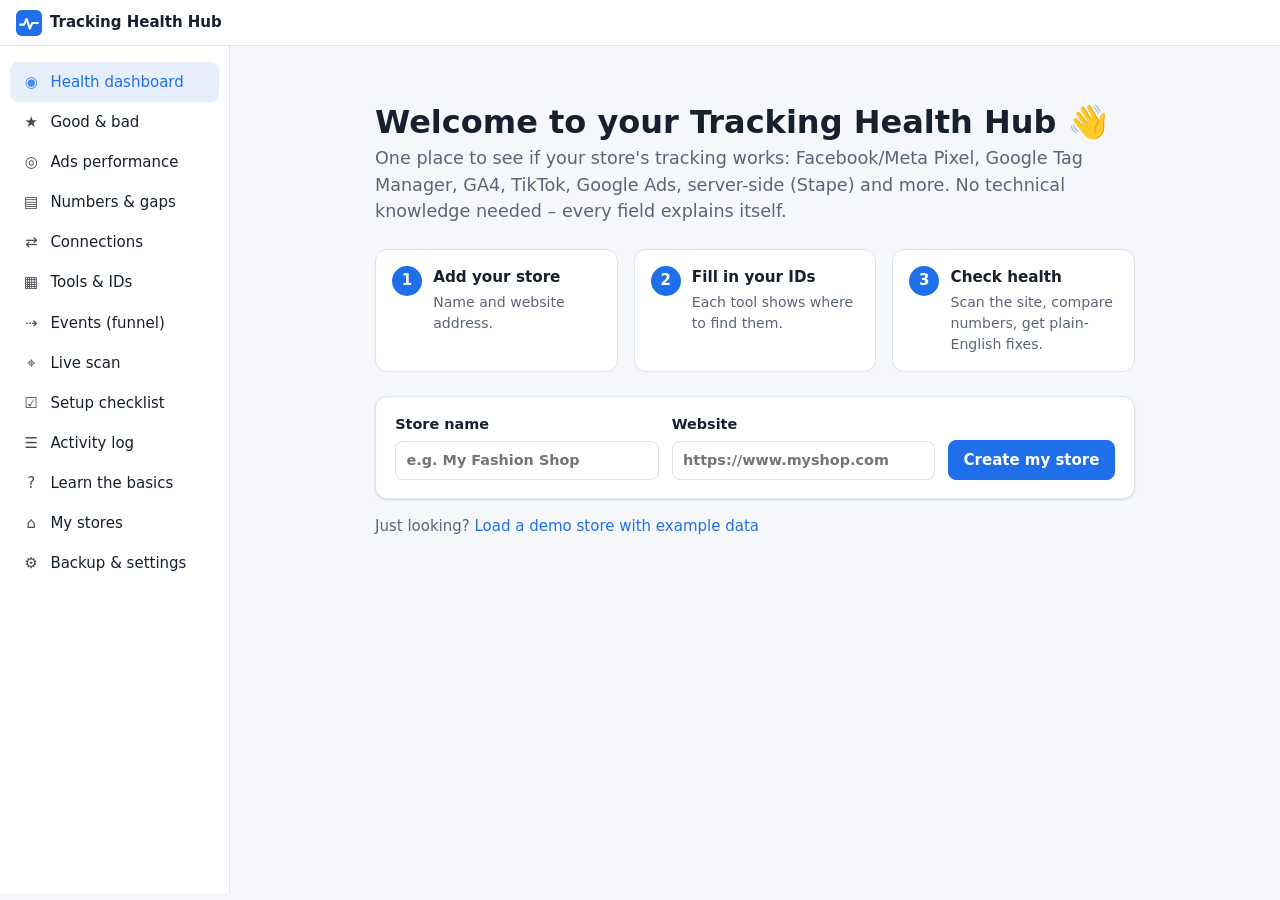
<file: index.html>
<!doctype html>
<html lang="en">
<head>
  <meta charset="utf-8">
  <meta name="viewport" content="width=device-width, initial-scale=1">
  <title>Tracking Health Hub</title>
  <meta name="description" content="Check and manage all your e-commerce tracking (Meta Pixel, GTM, GA4, TikTok, Google Ads, server-side) in one place.">
  <link rel="icon" href="icons/icon.svg" type="image/svg+xml">
  <link rel="stylesheet" href="css/styles.css">
</head>
<body>
  <header class="topbar">
    <button id="menuBtn" class="icon-btn menu-btn" aria-label="Open menu">☰</button>
    <a class="brand" href="#/dashboard"><img src="icons/icon.svg" alt="" width="26" height="26"> <span>Tracking Health Hub</span></a>
    <div class="project-switch">
      <label for="projectSelect" class="sr-only">Store</label>
      <select id="projectSelect"></select>
    </div>
    <span id="saved" class="saved" aria-live="polite">✓ Saved</span>
  </header>
  <div class="layout">
    <nav id="nav" class="sidebar" aria-label="Main"></nav>
    <main id="view" class="main"></main>
  </div>
  <dialog id="modal"></dialog>
  <div id="toast" class="toast" role="status"></div>

  <script src="js/data.js"></script>
  <script src="js/store.js"></script>
  <script src="js/scan.js"></script>
  <script src="js/ads.js"></script>
  <script src="js/connectors.js"></script>
  <script src="js/app.js"></script>
</body>
</html>
</file>
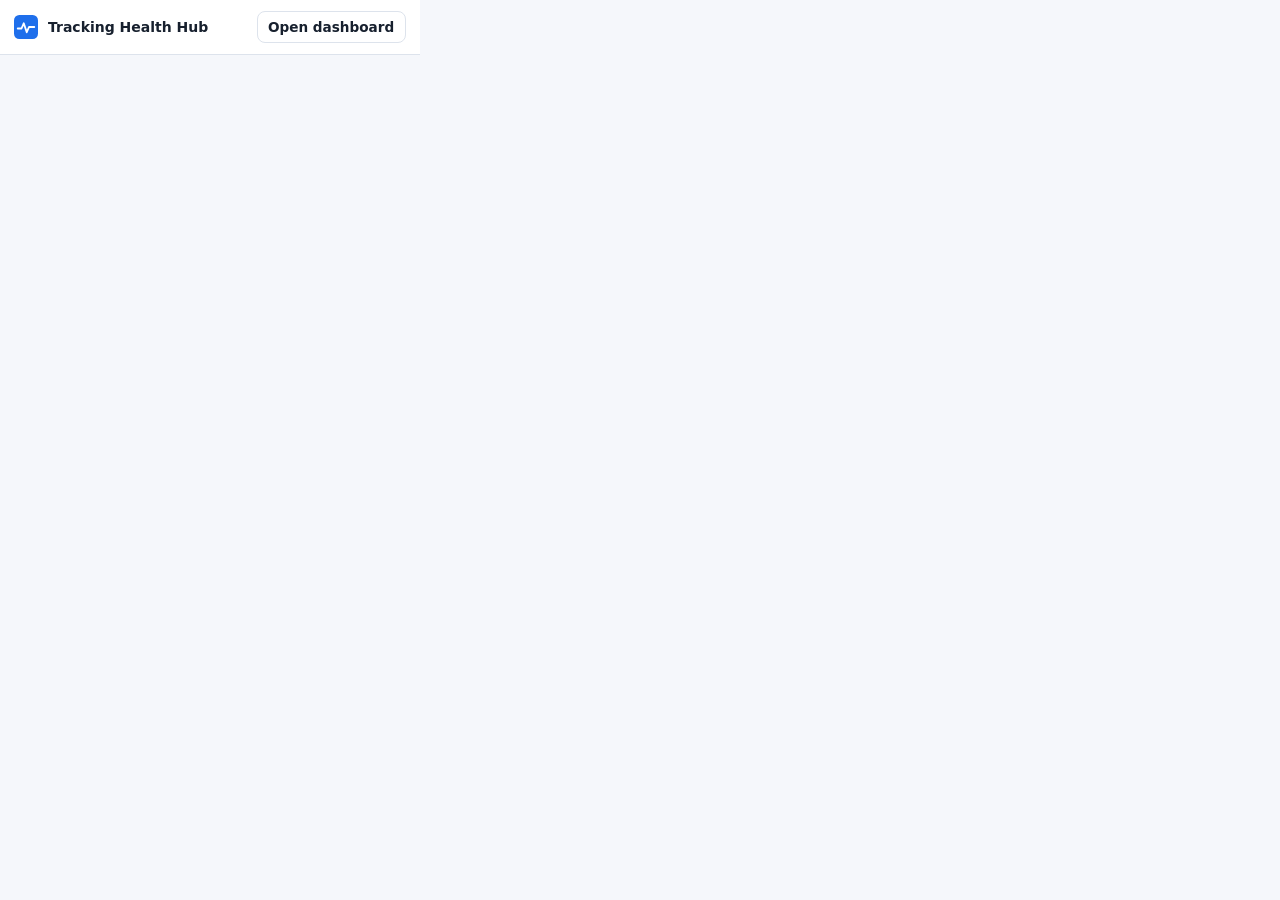
<file: popup.html>
<!doctype html>
<html lang="en">
<head>
  <meta charset="utf-8">
  <title>Tracking Health Hub</title>
  <link rel="stylesheet" href="css/styles.css">
  <link rel="stylesheet" href="css/popup.css">
</head>
<body class="popup">
  <header class="pop-head">
    <img src="icons/icon.svg" alt="" width="24" height="24">
    <div class="grow"><b>Tracking Health Hub</b><div id="pageHost" class="muted small"></div></div>
    <button class="btn btn-small" id="openHub">Open dashboard</button>
  </header>
  <main id="pop" class="pop-main"></main>
  <script src="js/data.js"></script>
  <script src="js/store.js"></script>
  <script src="js/scan.js"></script>
  <script src="js/popup.js"></script>
</body>
</html>
</file>
<file: css/styles.css>
/* Tracking Health Hub – styles. Light/dark via CSS variables. */
:root {
  --bg: #f5f7fb;
  --surface: #ffffff;
  --surface-2: #eef2f8;
  --text: #17202e;
  --muted: #5b6577;
  --border: #dde3ec;
  --primary: #1f6feb;
  --primary-text: #ffffff;
  --ok: #1a8f4c;
  --ok-bg: #e3f6eb;
  --warn: #a86400;
  --warn-bg: #fff3dc;
  --bad: #c62828;
  --bad-bg: #fde7e7;
  --info: #3459b8;
  --info-bg: #e7eefc;
  --progress: #6b4bd6;
  --progress-bg: #efeafd;
  --shadow: 0 1px 2px rgba(16, 24, 40, .06), 0 1px 3px rgba(16, 24, 40, .08);
  --radius: 12px;
  color-scheme: light;
}
@media (prefers-color-scheme: dark) {
  :root:not([data-theme="light"]) {
    --bg: #0f141c; --surface: #171e29; --surface-2: #1f2835; --text: #e7ecf3; --muted: #9aa6b8; --border: #2b3546;
    --primary: #4c8dff; --ok: #46c27a; --ok-bg: #143022; --warn: #f0ac3c; --warn-bg: #352812; --bad: #ff6b6b; --bad-bg: #3a1a1c;
    --info: #8eaaff; --info-bg: #1a2442; --progress: #a990ff; --progress-bg: #261f42; --shadow: none; color-scheme: dark;
  }
}
:root[data-theme="dark"] {
  --bg: #0f141c; --surface: #171e29; --surface-2: #1f2835; --text: #e7ecf3; --muted: #9aa6b8; --border: #2b3546;
  --primary: #4c8dff; --ok: #46c27a; --ok-bg: #143022; --warn: #f0ac3c; --warn-bg: #352812; --bad: #ff6b6b; --bad-bg: #3a1a1c;
  --info: #8eaaff; --info-bg: #1a2442; --progress: #a990ff; --progress-bg: #261f42; --shadow: none; color-scheme: dark;
}

* { box-sizing: border-box; }
html, body { margin: 0; }
body {
  background: var(--bg); color: var(--text);
  font: 15px/1.5 system-ui, -apple-system, "Segoe UI", Roboto, "Helvetica Neue", Arial, sans-serif;
  -webkit-font-smoothing: antialiased;
}
a { color: var(--primary); text-decoration: none; }
a:hover { text-decoration: underline; }
h1 { font-size: 1.6rem; margin: 0 0 .2rem; line-height: 1.25; }
h2 { font-size: 1.1rem; margin: 0 0 .6rem; }
h3 { font-size: .95rem; margin: 1.2rem 0 .5rem; }
p { margin: 0 0 .7rem; }
.muted { color: var(--muted); }
.small { font-size: .82rem; }
.block { display: block; }
.mono { font-family: ui-monospace, SFMono-Regular, Menlo, Consolas, monospace; font-size: .88em; word-break: break-all; }
.grow { flex: 1; min-width: 0; }
.flex { display: flex; align-items: center; gap: .6rem; flex-wrap: wrap; }
.sr-only { position: absolute; width: 1px; height: 1px; overflow: hidden; clip: rect(0 0 0 0); }

/* ---- layout ---- */
.topbar {
  position: sticky; top: 0; z-index: 20; display: flex; align-items: center; gap: 1rem;
  padding: .6rem 1rem; background: var(--surface); border-bottom: 1px solid var(--border);
}
.brand { display: flex; align-items: center; gap: .5rem; font-weight: 700; color: var(--text); }
.brand:hover { text-decoration: none; }
.project-switch { margin-left: auto; }
.project-switch select { min-width: 200px; max-width: 46vw; }
.menu-btn { display: none; }
.saved { font-size: .8rem; color: var(--ok); opacity: 0; transition: opacity .3s; white-space: nowrap; }
.saved.show { opacity: 1; }
.layout { display: flex; min-height: calc(100vh - 53px); }
.sidebar {
  width: 230px; flex-shrink: 0; padding: 1rem .6rem; border-right: 1px solid var(--border); background: var(--surface);
  position: sticky; top: 53px; height: calc(100vh - 53px); overflow-y: auto;
}
.sidebar a {
  display: flex; align-items: center; gap: .6rem; padding: .55rem .75rem; border-radius: 8px; color: var(--text); font-weight: 500;
}
.sidebar a:hover { background: var(--surface-2); text-decoration: none; }
.sidebar a.active { background: var(--info-bg); color: var(--primary); }
.nav-icon { width: 1.2rem; text-align: center; opacity: .8; }
.main { flex: 1; min-width: 0; padding: 1.5rem; max-width: 1240px; }
.main > section, .main > .card, .main > .grid-2, .main > .kpis, .main > .alert, .main > .health, .main > .num-grid, .main > .tool-grid, .main > .store-grid, .main > details { margin-bottom: 1.2rem; }

/* ---- generic components ---- */
.card { background: var(--surface); border: 1px solid var(--border); border-radius: var(--radius); padding: 1.1rem 1.2rem; box-shadow: var(--shadow); }
.card-head { display: flex; align-items: center; justify-content: space-between; gap: .6rem; margin-bottom: .6rem; flex-wrap: wrap; }
.card-head h2 { margin: 0; }
.section-head { display: flex; align-items: center; justify-content: space-between; margin-bottom: .6rem; }
.section-head h2 { margin: 0; }
.page-head { display: flex; justify-content: space-between; align-items: flex-start; gap: 1rem; margin-bottom: 1.2rem; flex-wrap: wrap; }
.head-actions, .btn-row { display: flex; gap: .5rem; flex-wrap: wrap; }
.btn-row { margin-top: 1rem; }
.grid-2 { display: grid; grid-template-columns: 1fr 1fr; gap: 1.2rem; }
.back { display: inline-block; margin-bottom: .6rem; font-size: .9rem; }
.empty { color: var(--muted); padding: 1rem 0; text-align: center; }

.btn {
  display: inline-flex; align-items: center; gap: .3rem; padding: .5rem .9rem; border-radius: 8px; border: 1px solid var(--border);
  background: var(--surface); color: var(--text); font: inherit; font-weight: 600; cursor: pointer; white-space: nowrap;
}
.btn:hover { background: var(--surface-2); text-decoration: none; }
.btn-primary { background: var(--primary); border-color: var(--primary); color: var(--primary-text); }
.btn-primary:hover { background: var(--primary); filter: brightness(1.08); }
.btn-danger { color: var(--bad); border-color: var(--bad); }
.btn-danger:hover { background: var(--bad-bg); }
.btn-small { padding: .3rem .65rem; font-size: .85rem; }
.icon-btn { border: 0; background: transparent; color: var(--muted); cursor: pointer; padding: .3rem .45rem; border-radius: 6px; font-size: 1rem; line-height: 1; }
.icon-btn:hover { background: var(--surface-2); color: var(--text); }
.link { border: 0; background: none; color: var(--primary); cursor: pointer; padding: 0; font: inherit; }
.link:hover { text-decoration: underline; }

input, select, textarea {
  font: inherit; color: var(--text); background: var(--surface); border: 1px solid var(--border); border-radius: 8px; padding: .5rem .65rem; width: 100%;
}
input:focus, select:focus, textarea:focus { outline: 2px solid var(--primary); outline-offset: -1px; border-color: var(--primary); }
input[type="checkbox"] { width: auto; accent-color: var(--primary); }
input[type="color"] { padding: .15rem; height: 2.4rem; }
input[type="file"] { padding: .4rem; }
textarea { resize: vertical; }
label { font-weight: 600; font-size: .9rem; }
.check { display: flex; align-items: center; gap: .5rem; font-weight: 500; margin: .5rem 0; }
.fields { display: grid; grid-template-columns: repeat(auto-fill, minmax(260px, 1fr)); gap: .9rem 1.2rem; }
.field { display: flex; flex-direction: column; gap: .3rem; }
.field-wide { grid-column: 1 / -1; }
.help { font-size: .8rem; color: var(--muted); }
.warn-text { font-size: .8rem; color: var(--warn); }
.warn-text:empty { display: none; }
.input-wrap { display: flex; align-items: center; gap: .2rem; }
.form-inline { display: flex; gap: .8rem; align-items: flex-end; flex-wrap: wrap; }
.form-inline label { display: flex; flex-direction: column; gap: .3rem; flex: 1; min-width: 180px; }
.search { margin-bottom: .6rem; max-width: 360px; }

.pill { display: inline-block; padding: .15rem .6rem; border-radius: 999px; font-size: .78rem; font-weight: 700; white-space: nowrap; }
.pill-none { background: var(--surface-2); color: var(--muted); }
.pill-progress { background: var(--progress-bg); color: var(--progress); }
.pill-live { background: var(--ok-bg); color: var(--ok); }
.pill-problem { background: var(--bad-bg); color: var(--bad); }
.chip { display: inline-block; padding: .1rem .5rem; border-radius: 6px; font-size: .76rem; font-weight: 700; white-space: nowrap; }
.chip-ok { background: var(--ok-bg); color: var(--ok); }
.chip-warn { background: var(--warn-bg); color: var(--warn); }
.chip-bad { background: var(--bad-bg); color: var(--bad); }
.chip-none { background: var(--surface-2); color: var(--muted); }
.tag { display: inline-block; padding: .05rem .45rem; border-radius: 5px; background: var(--surface-2); color: var(--muted); font-size: .74rem; font-weight: 600; }
.tag-secret { background: var(--warn-bg); color: var(--warn); }
.badge {
  display: inline-flex; align-items: center; justify-content: center; width: 34px; height: 34px; border-radius: 9px; flex-shrink: 0;
  color: #fff; font-weight: 800; font-size: .78rem; letter-spacing: .02em; text-shadow: 0 1px 1px rgba(0,0,0,.25);
}
.badge-lg { width: 48px; height: 48px; font-size: 1rem; border-radius: 12px; }
.bar { height: 8px; background: var(--surface-2); border-radius: 99px; overflow: hidden; }
.bar span { display: block; height: 100%; background: var(--ok); border-radius: 99px; }
.bar-lg { height: 14px; }
.dot { width: 14px; height: 14px; border-radius: 50%; display: inline-block; }
.dot-ok { background: var(--ok); } .dot-warn { background: var(--warn); } .dot-bad { background: var(--bad); }

.alert { padding: .8rem 1rem; border-radius: 10px; border: 1px solid transparent; }
.alert-info { background: var(--info-bg); color: var(--text); border-color: var(--info-bg); }
.alert-ok { background: var(--ok-bg); }
.alert-bad { background: var(--bad-bg); color: var(--bad); margin-bottom: 1rem; }

/* ---- welcome ---- */
.hero { max-width: 760px; margin: 2rem auto; }
.hero h1 { font-size: 2rem; }
.lead { font-size: 1.1rem; color: var(--muted); }
.steps { display: grid; grid-template-columns: repeat(3, 1fr); gap: 1rem; margin: 1.5rem 0; }
.step { display: flex; gap: .7rem; background: var(--surface); border: 1px solid var(--border); border-radius: var(--radius); padding: 1rem; }
.step > b { display: flex; align-items: center; justify-content: center; width: 30px; height: 30px; border-radius: 50%; background: var(--primary); color: #fff; flex-shrink: 0; }
.step h3 { margin: 0 0 .2rem; }
.step p { margin: 0; color: var(--muted); font-size: .88rem; }
.hero form { margin-bottom: 1rem; }

/* ---- dashboard ---- */
.health { display: flex; align-items: center; gap: 1rem; padding: 1rem 1.2rem; border-radius: var(--radius); border: 1px solid var(--border); }
.health h2 { margin: 0 0 .15rem; font-size: 1.25rem; }
.health p { margin: 0; }
.health-light { width: 46px; height: 46px; border-radius: 50%; flex-shrink: 0; box-shadow: 0 0 0 6px rgba(127,127,127,.12); }
.health-ok { background: var(--ok-bg); } .health-ok .health-light { background: var(--ok); }
.health-warn { background: var(--warn-bg); } .health-warn .health-light { background: var(--warn); }
.health-bad { background: var(--bad-bg); } .health-bad .health-light { background: var(--bad); }
.kpis { display: grid; grid-template-columns: repeat(4, 1fr); gap: 1rem; }
.kpi { background: var(--surface); border: 1px solid var(--border); border-radius: var(--radius); padding: .9rem 1rem; box-shadow: var(--shadow); display: flex; flex-direction: column; gap: .3rem; }
.kpi-label { font-size: .8rem; color: var(--muted); font-weight: 600; text-transform: uppercase; letter-spacing: .03em; }
.kpi-value { font-size: 1.55rem; font-weight: 800; }
.kpi-sub { font-size: .8rem; color: var(--muted); }

.issues { list-style: none; margin: 0; padding: 0; display: flex; flex-direction: column; gap: .5rem; }
.issue { display: flex; gap: .7rem; padding: .6rem .7rem; border-radius: 9px; background: var(--surface-2); }
.issue-icon { width: 24px; height: 24px; border-radius: 50%; display: flex; align-items: center; justify-content: center; font-size: .78rem; font-weight: 800; flex-shrink: 0; color: #fff; }
.issue-bad .issue-icon { background: var(--bad); }
.issue-warn .issue-icon { background: var(--warn); }
.issue-info .issue-icon { background: var(--info); }
.issue-ok .issue-icon { background: var(--ok); }
.issue-bad { background: var(--bad-bg); }
.issue-warn { background: var(--warn-bg); }
.issue-meta { display: flex; gap: .8rem; align-items: center; font-size: .82rem; margin-top: .2rem; flex-wrap: wrap; }
.scan-mini { margin-top: 1rem; padding-top: .8rem; border-top: 1px solid var(--border); font-size: .88rem; }

.tool-grid { display: grid; grid-template-columns: repeat(auto-fill, minmax(240px, 1fr)); gap: .9rem; }
.tool-card {
  display: flex; flex-direction: column; gap: .7rem; padding: .9rem; background: var(--surface); border: 1px solid var(--border);
  border-left: 5px solid var(--border); border-radius: var(--radius); color: var(--text); box-shadow: var(--shadow);
}
.tool-card:hover { text-decoration: none; border-color: var(--primary); }
.tool-card.status-live { border-left-color: var(--ok); }
.tool-card.status-progress { border-left-color: var(--progress); }
.tool-card.status-problem { border-left-color: var(--bad); }
.tool-card-head { display: flex; gap: .7rem; align-items: center; }
.tool-card-foot { display: flex; gap: .4rem; flex-wrap: wrap; align-items: center; }

.checklist { list-style: none; padding: 0; margin: 0; display: flex; flex-direction: column; gap: .2rem; }
.checklist label { display: flex; gap: .7rem; align-items: flex-start; padding: .5rem .4rem; border-radius: 8px; font-weight: 500; cursor: pointer; }
.checklist label:hover { background: var(--surface-2); }
.checklist input { margin-top: .25rem; width: 18px; height: 18px; flex-shrink: 0; }
.checklist .done .check-text { text-decoration: line-through; color: var(--muted); }

.log { list-style: none; padding: 0; margin: 0; }
.log li { padding: .45rem 0; border-bottom: 1px solid var(--border); }
.log li:last-child { border-bottom: 0; }
.plain { list-style: none; padding: 0; margin: 0; display: flex; flex-direction: column; gap: .45rem; }

/* ---- tools ---- */
.cat-title { font-size: .8rem; text-transform: uppercase; letter-spacing: .06em; color: var(--muted); margin: 1.2rem 0 .5rem; }
.tool-list { display: flex; flex-direction: column; gap: .5rem; }
.tool-row {
  display: flex; align-items: center; gap: .9rem; padding: .75rem .9rem; background: var(--surface); border: 1px solid var(--border);
  border-radius: var(--radius); color: var(--text);
}
.tool-row:hover { text-decoration: none; border-color: var(--primary); }
.tool-row-id { width: 200px; text-align: right; }
.tool-row-progress { display: flex; align-items: center; gap: .4rem; width: 120px; }
.tool-row-progress .bar { flex: 1; }
.status-picker { display: flex; gap: .4rem; flex-wrap: wrap; margin-bottom: 1.2rem; }
.status-btn { padding: .5rem .9rem; border-radius: 99px; border: 2px solid var(--border); background: var(--surface); color: var(--text); font: inherit; font-weight: 600; cursor: pointer; }
.status-btn.on.status-none { border-color: var(--muted); background: var(--surface-2); }
.status-btn.on.status-progress { border-color: var(--progress); background: var(--progress-bg); color: var(--progress); }
.status-btn.on.status-live { border-color: var(--ok); background: var(--ok-bg); color: var(--ok); }
.status-btn.on.status-problem { border-color: var(--bad); background: var(--bad-bg); color: var(--bad); }
.explain p { color: var(--text); }
.explain ol { padding-left: 1.2rem; }
.explain summary { cursor: pointer; }
.extras { display: flex; flex-direction: column; gap: .5rem; margin-bottom: .6rem; }
.extra-row { display: flex; gap: .5rem; align-items: center; }
.danger-zone { display: flex; gap: .5rem; flex-wrap: wrap; justify-content: flex-end; padding-top: .5rem; margin-bottom: 2rem; }

/* ---- tables ---- */
.table-wrap { overflow-x: auto; border: 1px solid var(--border); border-radius: 10px; }
table { border-collapse: collapse; width: 100%; font-size: .9rem; }
th, td { text-align: left; padding: .55rem .7rem; border-bottom: 1px solid var(--border); vertical-align: top; }
th { background: var(--surface-2); font-size: .78rem; text-transform: uppercase; letter-spacing: .03em; color: var(--muted); white-space: nowrap; }
tr:last-child td { border-bottom: 0; }
.row-actions { white-space: nowrap; text-align: right; }
.input-table input { min-width: 80px; }
.hint { display: inline-flex; width: 16px; height: 16px; border-radius: 50%; background: var(--border); color: var(--text); font-size: .7rem; align-items: center; justify-content: center; cursor: help; }

/* ---- events funnel ---- */
.funnel { display: flex; flex-wrap: wrap; gap: .4rem; align-items: stretch; }
.funnel-step { flex: 1 1 130px; padding: .6rem .7rem; border-radius: 10px; border: 2px dashed var(--border); display: flex; flex-direction: column; gap: .2rem; }
.funnel-arrow { align-self: center; color: var(--muted); }
.fs-live { border: 2px solid var(--ok); background: var(--ok-bg); }
.fs-progress { border: 2px solid var(--progress); background: var(--progress-bg); }
.fs-problem { border: 2px solid var(--bad); background: var(--bad-bg); }
.fs-none { border: 2px solid var(--border); }

/* ---- numbers ---- */
.num-grid { display: grid; grid-template-columns: repeat(auto-fill, minmax(230px, 1fr)); gap: .9rem; }
.num-card { display: flex; gap: .7rem; align-items: flex-start; padding: .9rem; border-radius: var(--radius); border: 1px solid var(--border); background: var(--surface); border-top: 4px solid var(--border); }
.num-ok { border-top-color: var(--ok); } .num-warn { border-top-color: var(--warn); } .num-bad { border-top-color: var(--bad); }
.num-big { font-size: 1.4rem; font-weight: 800; }
.chart { width: 100%; height: auto; display: block; }
.chart .grid-line { stroke: var(--border); stroke-width: 1; }
.chart .axis { fill: var(--muted); font-size: 11px; }
.chart .ok-band { fill: var(--ok-bg); }
.legend { display: flex; gap: 1rem; flex-wrap: wrap; font-size: .85rem; margin-top: .4rem; }
.legend i { display: inline-block; width: 12px; height: 12px; border-radius: 3px; margin-right: .35rem; vertical-align: -1px; }

/* ---- learn ---- */
.flow { display: flex; align-items: stretch; gap: .5rem; flex-wrap: wrap; margin: .5rem 0 1rem; }
.flow-box { flex: 1 1 150px; background: var(--surface-2); border-radius: 10px; padding: .75rem; display: flex; flex-direction: column; gap: .3rem; font-size: .88rem; }
.flow-box b { font-size: .95rem; }
.flow-arrow { align-self: center; font-size: 1.4rem; color: var(--muted); }
.flow-split { flex: 1 1 220px; display: flex; flex-direction: column; gap: .5rem; }
.flow-a { border-left: 4px solid var(--warn); }
.flow-b { border-left: 4px solid var(--ok); }
.glossary { margin: 0; display: grid; grid-template-columns: repeat(auto-fill, minmax(280px, 1fr)); gap: .8rem; }
.glossary dt { font-weight: 700; }
.glossary dd { margin: .15rem 0 0; color: var(--muted); font-size: .9rem; }
.fix-list details { padding: .6rem 0; border-bottom: 1px solid var(--border); }
.fix-list summary { cursor: pointer; }
.fix-steps li { margin-bottom: .4rem; }

/* ---- stores ---- */
.store-grid { display: grid; grid-template-columns: repeat(auto-fill, minmax(260px, 1fr)); gap: .9rem; }
.store-card.current { outline: 2px solid var(--primary); }

/* ---- modal ---- */
dialog {
  border: 0; border-radius: 14px; padding: 0; width: min(560px, calc(100vw - 32px)); max-height: calc(100vh - 48px);
  background: var(--surface); color: var(--text); box-shadow: 0 20px 60px rgba(0,0,0,.3);
}
dialog.wide { width: min(860px, calc(100vw - 32px)); }
dialog::backdrop { background: rgba(10, 15, 25, .5); }
.modal-head { display: flex; justify-content: space-between; align-items: center; padding: 1rem 1.2rem; border-bottom: 1px solid var(--border); position: sticky; top: 0; background: var(--surface); z-index: 1; }
.modal-head h2 { margin: 0; }
.modal-body { padding: 1rem 1.2rem 1.2rem; }
.pick-list { display: flex; flex-direction: column; gap: .4rem; }
.pick { display: flex; align-items: center; gap: .7rem; padding: .55rem .7rem; border: 1px solid var(--border); border-radius: 10px; font-weight: 500; }
label.pick { cursor: pointer; }
.custom-field-row { display: grid; grid-template-columns: 1.2fr 1fr 1.4fr auto auto; gap: .4rem; align-items: center; margin-bottom: .4rem; }

.toast {
  position: fixed; bottom: 20px; left: 50%; transform: translate(-50%, 30px); opacity: 0; pointer-events: none;
  background: var(--text); color: var(--bg); padding: .6rem 1rem; border-radius: 8px; font-weight: 600; transition: all .25s; z-index: 100; max-width: calc(100vw - 32px);
}
.toast.show { opacity: 1; transform: translate(-50%, 0); }

/* ---- report / print ---- */
.report { background: var(--surface); padding: 1.5rem; border-radius: var(--radius); border: 1px solid var(--border); }
.report table { margin-bottom: 1rem; }
@media print {
  .topbar, .sidebar, .no-print, .toast { display: none !important; }
  body, .report { background: #fff; color: #000; }
  .main { padding: 0; max-width: none; }
  .report { border: 0; padding: 0; }
}

/* ---- responsive ---- */
@media (max-width: 1000px) {
  .kpis { grid-template-columns: repeat(2, 1fr); }
  .grid-2 { grid-template-columns: 1fr; }
  .tool-row-id { display: none; }
}
@media (max-width: 760px) {
  .menu-btn { display: inline-block; }
  .brand span { display: none; }
  .project-switch select { min-width: 0; max-width: 52vw; }
  .sidebar {
    position: fixed; top: 53px; left: 0; z-index: 30; height: calc(100vh - 53px); transform: translateX(-100%);
    transition: transform .2s; box-shadow: 4px 0 20px rgba(0,0,0,.15);
  }
  body.nav-open .sidebar { transform: none; }
  .main { padding: 1rem 16px; }
  .steps { grid-template-columns: 1fr; }
  .kpis { grid-template-columns: 1fr 1fr; gap: .6rem; }
  .kpi-value { font-size: 1.25rem; }
  .tool-row { flex-wrap: wrap; }
  .tool-row-progress { width: 100%; order: 5; }
  .custom-field-row { grid-template-columns: 1fr 1fr; }
  .flow-arrow { transform: rotate(90deg); width: 100%; text-align: center; }
  h1 { font-size: 1.35rem; }
}

/* ---- connections ---- */
code { font-family: ui-monospace, SFMono-Regular, Menlo, Consolas, monospace; font-size: .85em; background: var(--surface-2); padding: .1rem .35rem; border-radius: 5px; word-break: break-all; }
.google-card { margin-bottom: 1.2rem; }
.setup { margin-top: .8rem; }
.setup summary, details.targets summary { cursor: pointer; }
.setup ol { padding-left: 1.2rem; }
.setup li { margin-bottom: .35rem; }
.conn-grid { display: grid; grid-template-columns: repeat(auto-fill, minmax(290px, 1fr)); gap: .9rem; margin-bottom: 1rem; }
.conn-card { background: var(--surface); border: 1px solid var(--border); border-top: 4px solid var(--border); border-radius: var(--radius); padding: .9rem; display: flex; flex-direction: column; gap: .55rem; box-shadow: var(--shadow); }
.conn-ok { border-top-color: var(--ok); }
.conn-error { border-top-color: var(--bad); }
.conn-sync { border-top-color: var(--warn); }
.conn-ready { border-top-color: var(--info); }
.conn-head { display: flex; gap: .7rem; align-items: flex-start; }
.conn-status { display: flex; gap: .4rem; flex-wrap: wrap; align-items: center; }
div.conn-error { background: var(--bad-bg); color: var(--bad); border-radius: 8px; padding: .5rem .6rem; font-size: .85rem; border: 0; }
div.conn-error div { color: var(--text); margin-top: .2rem; }
.conn-card .btn-row { margin-top: auto; }
.steps-box { background: var(--surface-2); border-radius: 10px; padding: .7rem .9rem; margin-bottom: 1rem; }
.steps-box ol, .steps-box ul { margin: .4rem 0 0; padding-left: 1.2rem; }
.steps-box li { margin-bottom: .3rem; }
.inline-select { display: flex; align-items: center; gap: .4rem; font-weight: 600; }
.inline-select select { width: auto; }

/* ---- ads ---- */
.targets { margin-bottom: 1.2rem; }
.targets .fields { margin-top: .8rem; }
.ads-toolbar { display: flex; justify-content: space-between; gap: .8rem; flex-wrap: wrap; align-items: center; margin-bottom: .8rem; }
.ads-toolbar select, .ads-toolbar .search { width: auto; margin: 0; }
.filter-chips { display: flex; gap: .35rem; flex-wrap: wrap; }
.filter-chip { border: 1px solid var(--border); background: var(--surface); color: var(--text); border-radius: 99px; padding: .35rem .75rem; font: inherit; font-size: .85rem; cursor: pointer; }
.filter-chip b { margin-left: .2rem; }
.filter-chip.on { background: var(--text); color: var(--bg); border-color: var(--text); }
.ad-list { display: grid; grid-template-columns: repeat(auto-fill, minmax(360px, 1fr)); gap: .9rem; margin-bottom: 1.5rem; }
.ad-card { background: var(--surface); border: 1px solid var(--border); border-left: 5px solid var(--border); border-radius: var(--radius); padding: .9rem; display: flex; flex-direction: column; gap: .6rem; box-shadow: var(--shadow); }
.ad-card.v-winner { border-left-color: var(--ok); }
.ad-card.v-ok { border-left-color: #2bb673; }
.ad-card.v-watch { border-left-color: var(--warn); }
.ad-card.v-losing { border-left-color: var(--bad); }
.ad-card.v-early { border-left-color: var(--muted); }
.ad-head { display: flex; gap: .7rem; align-items: flex-start; }
.ad-head b { word-break: break-word; }
.verdict { padding: .2rem .6rem; border-radius: 99px; font-size: .76rem; font-weight: 800; white-space: nowrap; }
.verdict.v-winner { background: var(--ok-bg); color: var(--ok); }
.verdict.v-ok { background: var(--ok-bg); color: var(--ok); }
.verdict.v-watch { background: var(--warn-bg); color: var(--warn); }
.verdict.v-losing { background: var(--bad-bg); color: var(--bad); }
.verdict.v-early { background: var(--surface-2); color: var(--muted); }
.filter-chip.v-winner.on { background: var(--ok); border-color: var(--ok); color: #fff; }
.filter-chip.v-losing.on { background: var(--bad); border-color: var(--bad); color: #fff; }
.ad-metrics { display: grid; grid-template-columns: repeat(4, 1fr); gap: .4rem; }
.ad-metric { background: var(--surface-2); border-radius: 8px; padding: .35rem .5rem; display: flex; flex-direction: column; }
.ad-metric span { font-size: .7rem; color: var(--muted); text-transform: uppercase; letter-spacing: .03em; }
.ad-metric b { font-size: .95rem; }
.ad-metric.m-ok b { color: var(--ok); }
.ad-metric.m-bad b { color: var(--bad); }
.ad-reasons { margin: 0; padding-left: 1.1rem; font-size: .86rem; }
.ad-reasons li { margin-bottom: .2rem; }
.ad-action { font-size: .86rem; background: var(--info-bg); border-radius: 8px; padding: .45rem .6rem; }
.empty-state ol { padding-left: 1.2rem; }

/* ---- insights ---- */
.good-title { color: var(--ok); margin: 0; }
.bad-title { color: var(--bad); margin: 0; }
.card > .good-title, .card > .bad-title { margin-bottom: .7rem; }
.insights { list-style: none; margin: 0; padding: 0; display: flex; flex-direction: column; gap: .5rem; }
.ins { display: flex; gap: .7rem; padding: .6rem .7rem; border-radius: 9px; }
.ins-good { background: var(--ok-bg); }
.ins-bad { background: var(--bad-bg); }
.ins-info { background: var(--surface-2); }
.ins-icon { width: 24px; height: 24px; border-radius: 50%; display: flex; align-items: center; justify-content: center; color: #fff; font-size: .78rem; font-weight: 800; flex-shrink: 0; }
.ins-good .ins-icon { background: var(--ok); }
.ins-bad .ins-icon { background: var(--bad); }
.ins-info .ins-icon { background: var(--info); }
.glance { margin-bottom: 1.2rem; }

/* ---- gap bars ---- */
.gap-bars { display: flex; flex-direction: column; gap: .5rem; }
.gap-row { display: grid; grid-template-columns: 190px 1fr 60px 50px; gap: .6rem; align-items: center; font-size: .9rem; }
.gap-track { height: 16px; background: var(--surface-2); border-radius: 99px; overflow: hidden; }
.gap-track span { display: block; height: 100%; border-radius: 99px; }

@media (max-width: 760px) {
  .ad-list { grid-template-columns: 1fr; }
  .ad-metrics { grid-template-columns: repeat(2, 1fr); }
  .gap-row { grid-template-columns: 1fr 50px 44px; }
  .gap-row .gap-label { grid-column: 1 / -1; }
  .ads-toolbar .flex { width: 100%; }
  .ads-toolbar select, .ads-toolbar .search { flex: 1; min-width: 0; }
}
</file>
<file: css/popup.css>
/* Extension popup */
body.popup { width: 420px; min-height: 260px; font-size: 14px; }
.pop-head { display: flex; align-items: center; gap: .6rem; padding: .7rem .9rem; border-bottom: 1px solid var(--border); background: var(--surface); position: sticky; top: 0; z-index: 2; }
.pop-main { padding: .8rem .9rem 1rem; display: flex; flex-direction: column; gap: .8rem; }
.pop-main .health { padding: .7rem .8rem; }
.pop-main .health h2 { font-size: 1rem; }
.pop-main .health-light { width: 28px; height: 28px; }
.hit-group { border: 1px solid var(--border); border-radius: 10px; padding: .55rem .7rem; background: var(--surface); }
.hit-group b { display: block; }
.hit-ev { display: flex; justify-content: space-between; gap: .5rem; font-size: .82rem; padding: .15rem 0; border-top: 1px dashed var(--border); }
.hit-ev:first-of-type { border-top: 0; }
.pop-actions { display: flex; gap: .4rem; flex-wrap: wrap; }
.pop-actions .btn { flex: 1; justify-content: center; }
</file>
